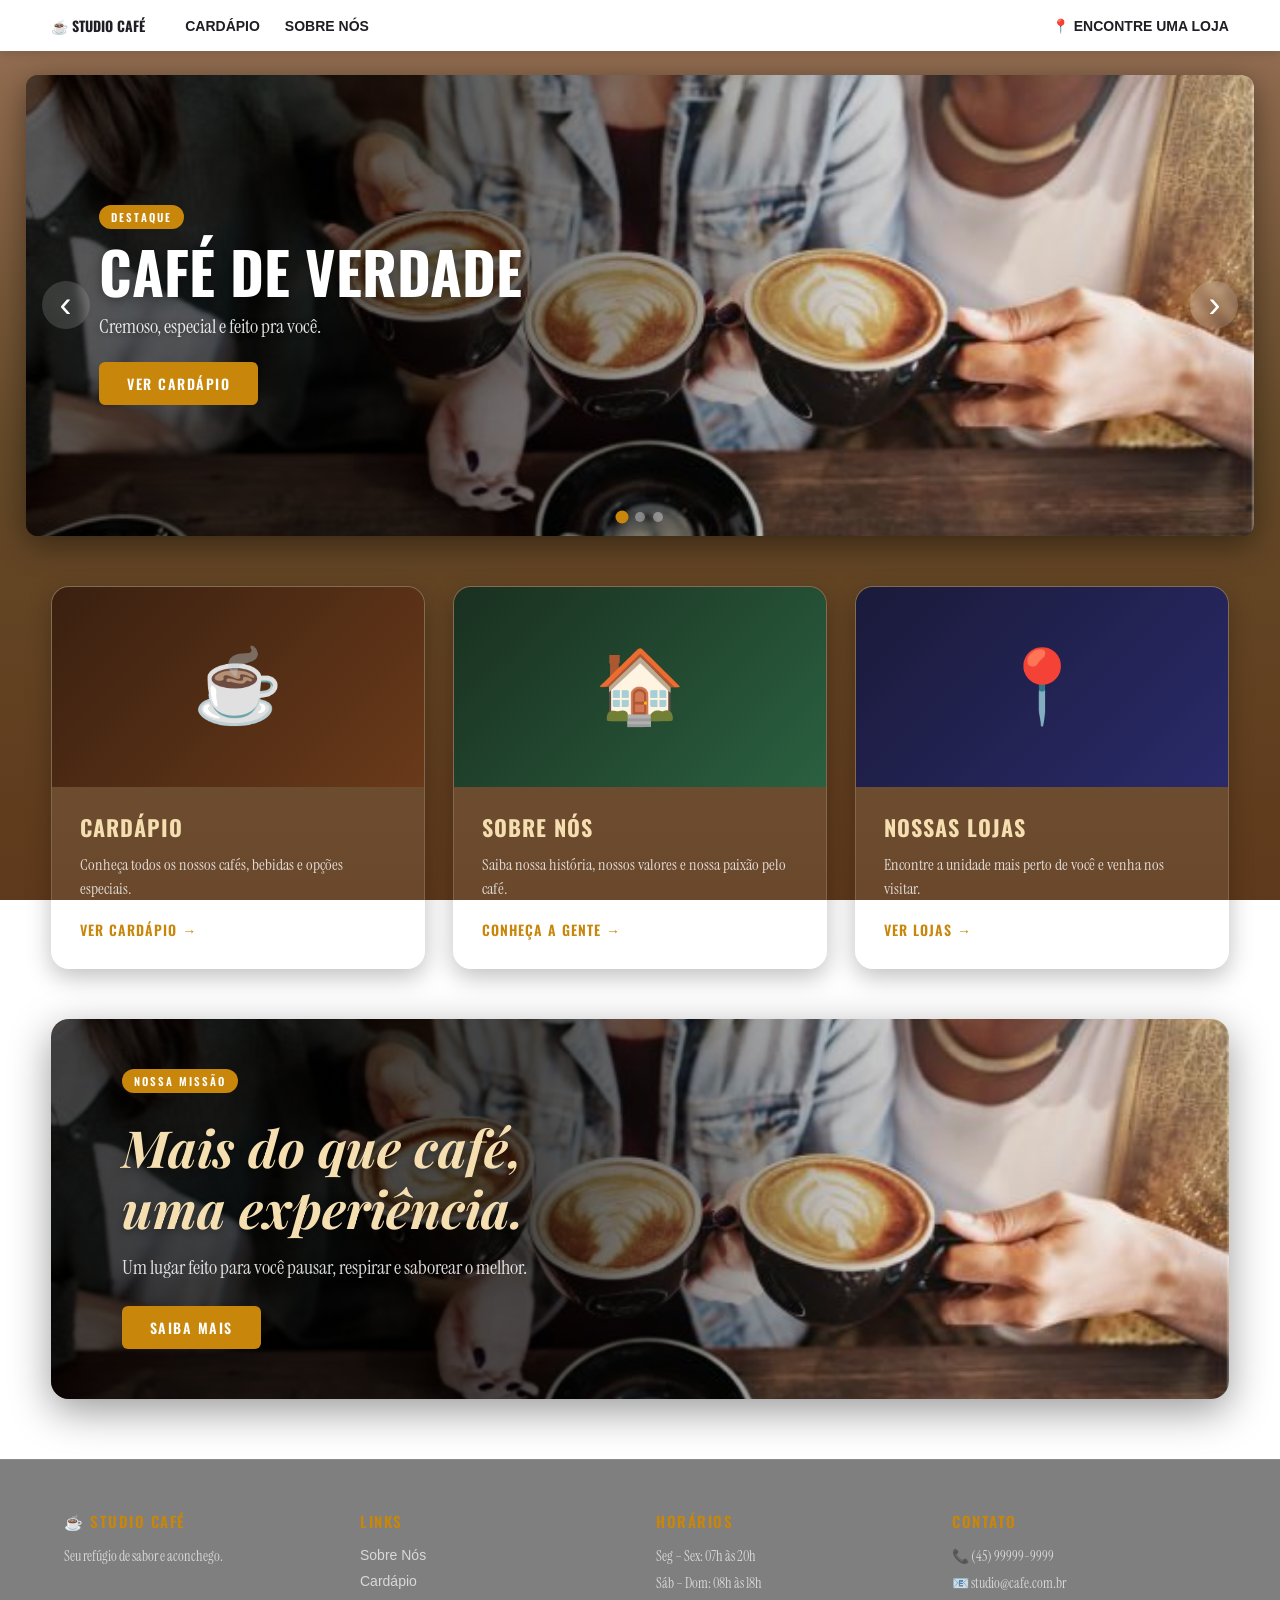
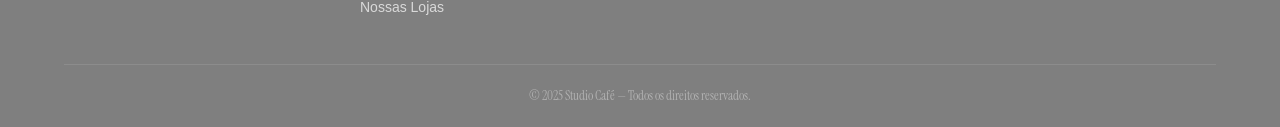
<file: Projeto Site Prof/index.html>
<!DOCTYPE html>
<html lang="pt-br">
<head>
    <meta charset="UTF-8">
    <meta name="viewport" content="width=device-width, initial-scale=1.0">
    <title>Studio Café</title>
    <link rel="stylesheet" href="style.css">
</head>
<body>

    <!-- ===== MENU ===== -->
    <header class="menu-principal">
        <div class="menu-esquerda">
            <a href="index.html" class="logo">☕ Studio Café</a>
            <nav class="links-navegacao">
                <a href="cardapio.html">Cardápio</a>
                <a href="sobre.html">Sobre Nós</a>
            </nav>
        </div>
        <div class="menu-direita">
            <a href="lojas.html" class="link-localizacao">
                <span>📍</span> Encontre uma Loja
            </a>
        </div>
    </header>

    <!-- ===== SLIDER ===== -->
    <section class="slider-section">
        <div class="slider-wrapper">
            <div class="slide active">
                <img src="como-abrir-empresa-cafeteria.jpg" alt="Studio Café" class="slide-img">
                <div class="slide-overlay">
                    <span class="slide-tag">Destaque</span>
                    <h2 class="slide-titulo">Café de Verdade</h2>
                    <p class="slide-subtitulo">Cremoso, especial e feito pra você.</p>
                    <a href="cardapio.html" class="slide-btn">Ver Cardápio</a>
                </div>
            </div>
            <div class="slide">
                <img src="043352ab29846c727182162f6b1c.jpg" alt="Cappucino" class="slide-img">
                <div class="slide-overlay">
                    <span class="slide-tag">Novidade</span>
                    <h2 class="slide-titulo">Cappucino Quentinho</h2>
                    <p class="slide-subtitulo">A Studio Café tem sua variedade!</p>
                    <a href="cardapio.html" class="slide-btn">Ver Cardápio</a>
                </div>
            </div>
            <div class="slide">
                <img src="milk shake.jpg" alt="Milk Shake" class="slide-img">
                <div class="slide-overlay">
                    <span class="slide-tag">Promoção</span>
                    <h2 class="slide-titulo">Para Alegrar Seus Filhos!</h2>
                    <p class="slide-subtitulo">Os três sabores mais favoritos.</p>
                    <a href="cardapio.html" class="slide-btn">Explorar</a>
                </div>
            </div>
        </div>
        <button class="slider-nav slider-nav--prev">&#8249;</button>
        <button class="slider-nav slider-nav--next">&#8250;</button>
        <div class="slider-dots">
            <button class="dot active" data-index="0"></button>
            <button class="dot" data-index="1"></button>
            <button class="dot" data-index="2"></button>
        </div>
    </section>

    <!-- ===== CARDS DE NAVEGAÇÃO (estilo Starbucks) ===== -->
    <section class="nav-cards">
        <a href="cardapio.html" class="nav-card">
            <!-- ESPAÇO PARA IMAGEM: coloque uma foto do cardápio aqui -->
            <div class="nav-card-img nav-card-img--placeholder">
                <span>☕</span>
            </div>
            <div class="nav-card-info">
                <h3>Cardápio</h3>
                <p>Conheça todos os nossos cafés, bebidas e opções especiais.</p>
                <span class="nav-card-btn">Ver Cardápio →</span>
            </div>
        </a>
        <a href="sobre.html" class="nav-card">
            <!-- ESPAÇO PARA IMAGEM: coloque uma foto do ambiente ou equipe -->
            <div class="nav-card-img nav-card-img--placeholder nav-card-img--2">
                <span>🏠</span>
            </div>
            <div class="nav-card-info">
                <h3>Sobre Nós</h3>
                <p>Saiba nossa história, nossos valores e nossa paixão pelo café.</p>
                <span class="nav-card-btn">Conheça a Gente →</span>
            </div>
        </a>
        <a href="lojas.html" class="nav-card">
            <!-- ESPAÇO PARA IMAGEM: coloque uma foto da fachada da loja -->
            <div class="nav-card-img nav-card-img--placeholder nav-card-img--3">
                <span>📍</span>
            </div>
            <div class="nav-card-info">
                <h3>Nossas Lojas</h3>
                <p>Encontre a unidade mais perto de você e venha nos visitar.</p>
                <span class="nav-card-btn">Ver Lojas →</span>
            </div>
        </a>
    </section>

    <!-- ===== BANNER DESTAQUE ===== -->
    <section class="banner-destaque">
        <!-- ESPAÇO PARA IMAGEM: imagem panorâmica do café ou ambiente -->
        <div class="banner-destaque-img">
            <img src="como-abrir-empresa-cafeteria.jpg" alt="Studio Café ambiente">
        </div>
        <div class="banner-destaque-texto">
            <span class="slide-tag">Nossa Missão</span>
            <h2>Mais do que café,<br>uma experiência.</h2>
            <p>Um lugar feito para você pausar, respirar e saborear o melhor.</p>
            <a href="sobre.html" class="slide-btn">Saiba Mais</a>
        </div>
    </section>

    <!-- ===== RODAPÉ ===== -->
    <footer class="rodape">
        <div class="rodape-conteudo">
            <div class="rodape-coluna">
                <h4>☕ Studio Café</h4>
                <p>Seu refúgio de sabor e aconchego.</p>
            </div>
            <div class="rodape-coluna">
                <h4>Links</h4>
                <ul>
                    <li><a href="sobre.html">Sobre Nós</a></li>
                    <li><a href="cardapio.html">Cardápio</a></li>
                    <li><a href="lojas.html">Nossas Lojas</a></li>
                </ul>
            </div>
            <div class="rodape-coluna">
                <h4>Horários</h4>
                <p>Seg – Sex: 07h às 20h</p>
                <p>Sáb – Dom: 08h às 18h</p>
            </div>
            <div class="rodape-coluna">
                <h4>Contato</h4>
                <p>📞 (45) 99999-9999</p>
                <p>📧 studio@cafe.com.br</p>
            </div>
        </div>
        <div class="rodape-base">
            <p>© 2025 Studio Café — Todos os direitos reservados.</p>
        </div>
    </footer>

</body>
<script>
    const slides = document.querySelectorAll('.slide');
    const dots = document.querySelectorAll('.dot');
    let current = 0, timer;
    function goTo(i) {
        slides[current].classList.remove('active'); dots[current].classList.remove('active');
        current = (i + slides.length) % slides.length;
        slides[current].classList.add('active'); dots[current].classList.add('active');
    }
    function next() { goTo(current + 1); }
    function prev() { goTo(current - 1); }
    function startAuto() { clearInterval(timer); timer = setInterval(next, 5000); }
    document.querySelector('.slider-nav--next').addEventListener('click', () => { next(); startAuto(); });
    document.querySelector('.slider-nav--prev').addEventListener('click', () => { prev(); startAuto(); });
    dots.forEach(d => d.addEventListener('click', () => { goTo(+d.dataset.index); startAuto(); }));
    startAuto();
</script>
</html>
</file>
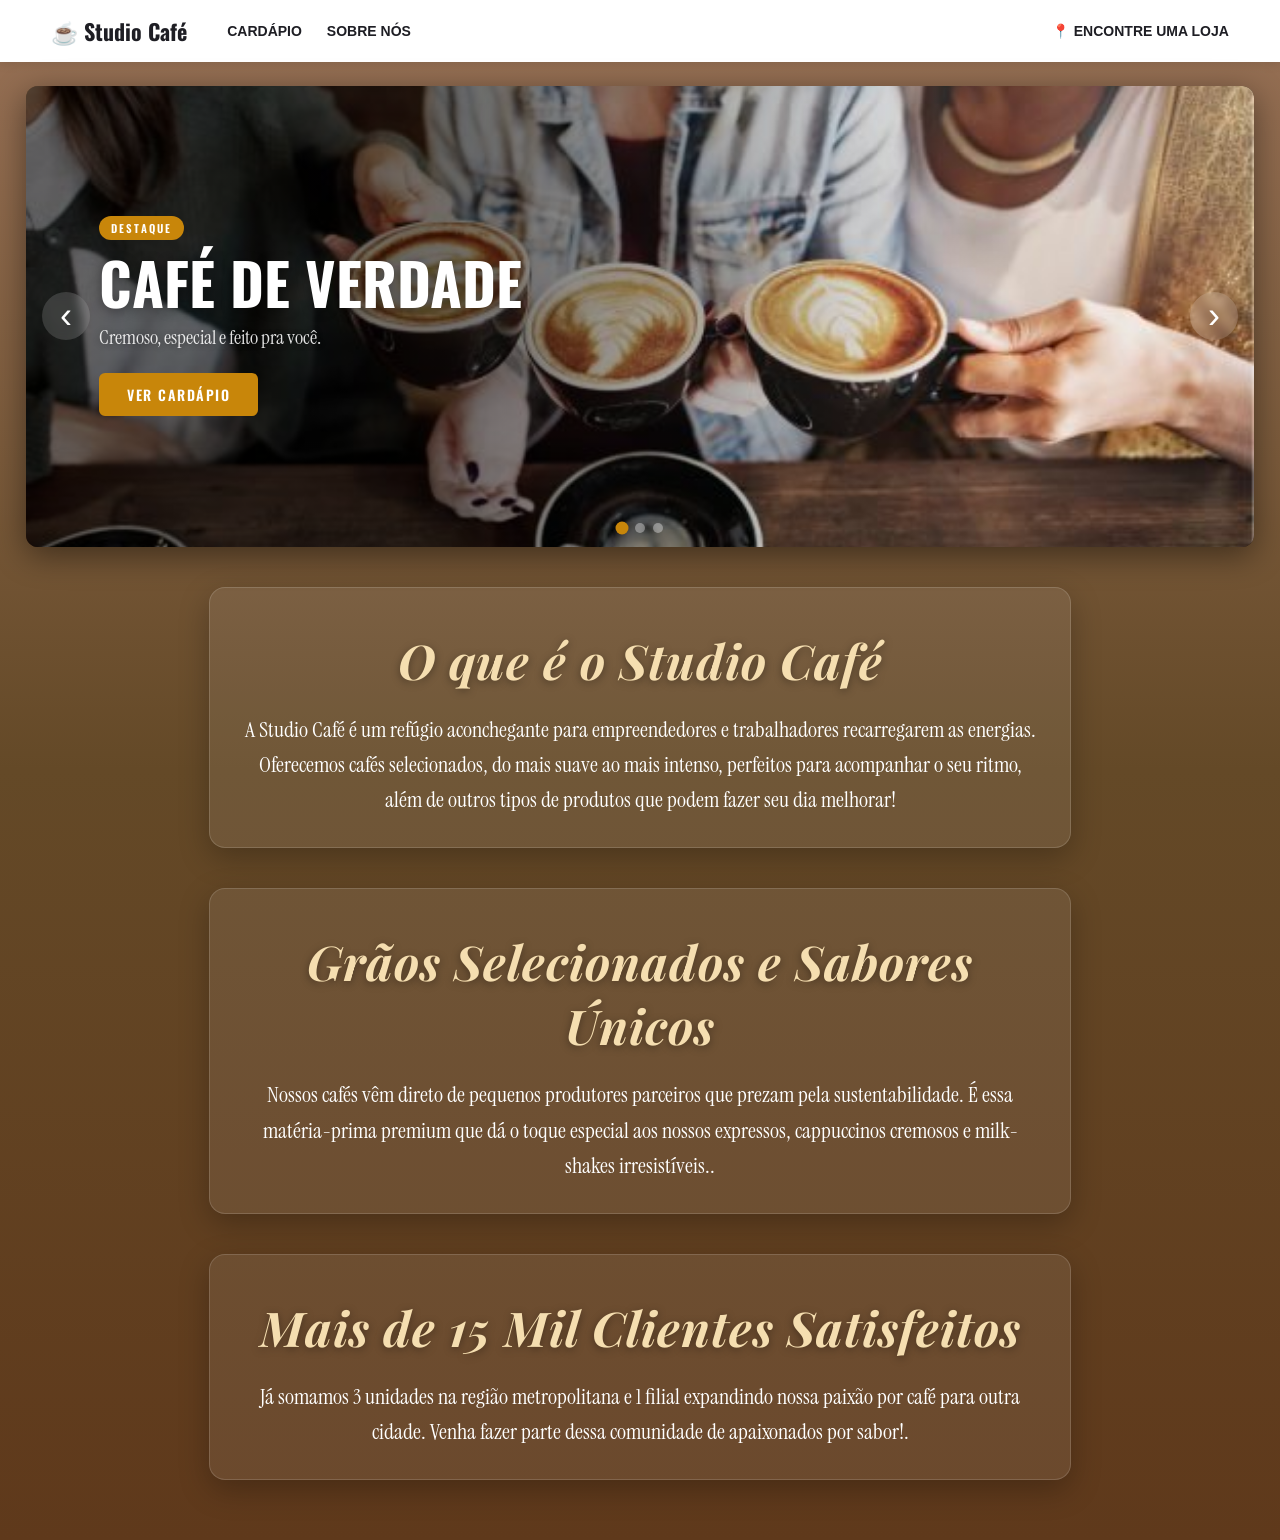
<file: Site-Cafeteria.-main/Projeto Site Prof/index.html>
<!DOCTYPE html>
<html lang="pt-br">

<head>
    <meta charset="UTF-8">
    <meta name="viewport" content="width=device-width, initial-scale=1.0">
    <title>Studio Café</title>
    <link rel="stylesheet" href="style.css">
</head>

<body>

    <header class="menu-principal">
        <div class="menu-esquerda">
            <div class="logo">☕ Studio Café</div>
            <nav class="links-navegacao">
                <a href="#cardapio">Cardápio</a>
                <a href="#sobre">Sobre Nós</a>
            </nav>
        </div>

        <div class="menu-direita">
            <a href="#localizacao" class="link-localizacao">
                <span class="icone-pino">📍</span> Encontre uma Loja
            </a>
        </div>
    </header>

    <!-- ===================== SLIDER DE PROMOÇÕES ===================== -->
    <section class="slider-section">
        <div class="slider-wrapper">

            <!-- Slide 1 — imagem principal do seu site -->
            <div class="slide active">
                <img src="como-abrir-empresa-cafeteria.jpg" alt="Studio Café — Promoção" class="slide-img">
                <div class="slide-overlay">
                    <span class="slide-tag">Destaque</span>
                    <h2 class="slide-titulo">Café de Verdade</h2>
                    <p class="slide-subtitulo">Cremoso, especial e feito pra você.</p>
                    <a href="#cardapio" class="slide-btn">Ver Cardápio</a>
                </div>
            </div>

            <!-- Slide 2 -->
            <div class="slide">
                <img src="043352ab29846c727182162f6b1c.jpg" alt="Cappucino" class="slide-img">
                <div class="slide-overlay">
                    <span class="slide-tag">Novidade</span>
                    <h2 class="slide-titulo">Cappucino Quentinho</h2>
                    <p class="slide-subtitulo">A studio café tem sua variedade!</p>
                    <a href="#cardapio" class="slide-btn">Ver Cardápio</a>
                </div>
            </div>

            <!-- Slide 3 -->
            <div class="slide">
                <img src="milk shake.jpg" alt="milk shake" class="slide-img">
                <div class="slide-overlay">
                    <span class="slide-tag">Promoção</span>
                    <h2 class="slide-titulo">Para alegrar seus filhos!</h2>
                    <p class="slide-subtitulo">Os três sabores mais favoritos</p>
                    <a href="#cardapio" class="slide-btn">Explorar</a>
                </div>
            </div>

        </div><!-- /.slider-wrapper -->

        <!-- Botões de navegação -->
        <button class="slider-nav slider-nav--prev" aria-label="Slide anterior">&#8249;</button>
        <button class="slider-nav slider-nav--next" aria-label="Próximo slide">&#8250;</button>

        <!-- Dots indicadores -->
        <div class="slider-dots">
            <button class="dot active" data-index="0" aria-label="Ir para slide 1"></button>
            <button class="dot" data-index="1" aria-label="Ir para slide 2"></button>
            <button class="dot" data-index="2" aria-label="Ir para slide 3"></button>
        </div>

    </section>
    <!-- =================== FIM SLIDER =================== -->

    <div class="cartao-conteudo">
        <h1>O que é o Studio Café</h1>
        <p> A Studio Café é um refúgio aconchegante para empreendedores e trabalhadores recarregarem as energias.
            Oferecemos cafés selecionados, do mais suave ao mais intenso, perfeitos para acompanhar o seu ritmo, além de
            outros tipos de
            produtos que podem fazer seu dia melhorar!</p>
    </div>

    <!-- ===================== BLOCOS EXTRAS ===================== -->
    <!-- Bloco 2 — preencha com o próximo assunto -->
    <div class="cartao-conteudo">
        <h1>Grãos Selecionados e Sabores Únicos</h1>
        <p>Nossos cafés vêm direto de pequenos produtores parceiros que prezam pela sustentabilidade. É essa
            matéria-prima premium que dá o toque especial aos nossos expressos, cappuccinos cremosos e milk-shakes
            irresistíveis..</p>
    </div>

    <!-- Bloco 3 — preencha com o próximo assunto -->
    <div class="cartao-conteudo">
        <h1>Mais de 15 Mil Clientes Satisfeitos</h1>
        <p>Já somamos 3 unidades na região metropolitana e 1 filial expandindo nossa paixão por café para outra cidade.
            Venha fazer parte dessa comunidade de apaixonados por sabor!.</p>
    </div>

    <!-- ================== FIM BLOCOS EXTRAS ================== -->

</body>

<!-- ===================== SCRIPT DO SLIDER ===================== -->
<script>
    const slides = document.querySelectorAll('.slide');
    const dots = document.querySelectorAll('.dot');
    let current = 0;
    let timer;

    function goTo(index) {
        slides[current].classList.remove('active');
        dots[current].classList.remove('active');
        current = (index + slides.length) % slides.length;
        slides[current].classList.add('active');
        dots[current].classList.add('active');
    }

    function next() { goTo(current + 1); }
    function prev() { goTo(current - 1); }

    function startAuto() {
        clearInterval(timer);
        timer = setInterval(next, 5000);
    }

    document.querySelector('.slider-nav--next').addEventListener('click', () => { next(); startAuto(); });
    document.querySelector('.slider-nav--prev').addEventListener('click', () => { prev(); startAuto(); });

    dots.forEach(dot => {
        dot.addEventListener('click', () => {
            goTo(parseInt(dot.dataset.index));
            startAuto();
        });
    });

    startAuto();
</script>

</html>
</file>
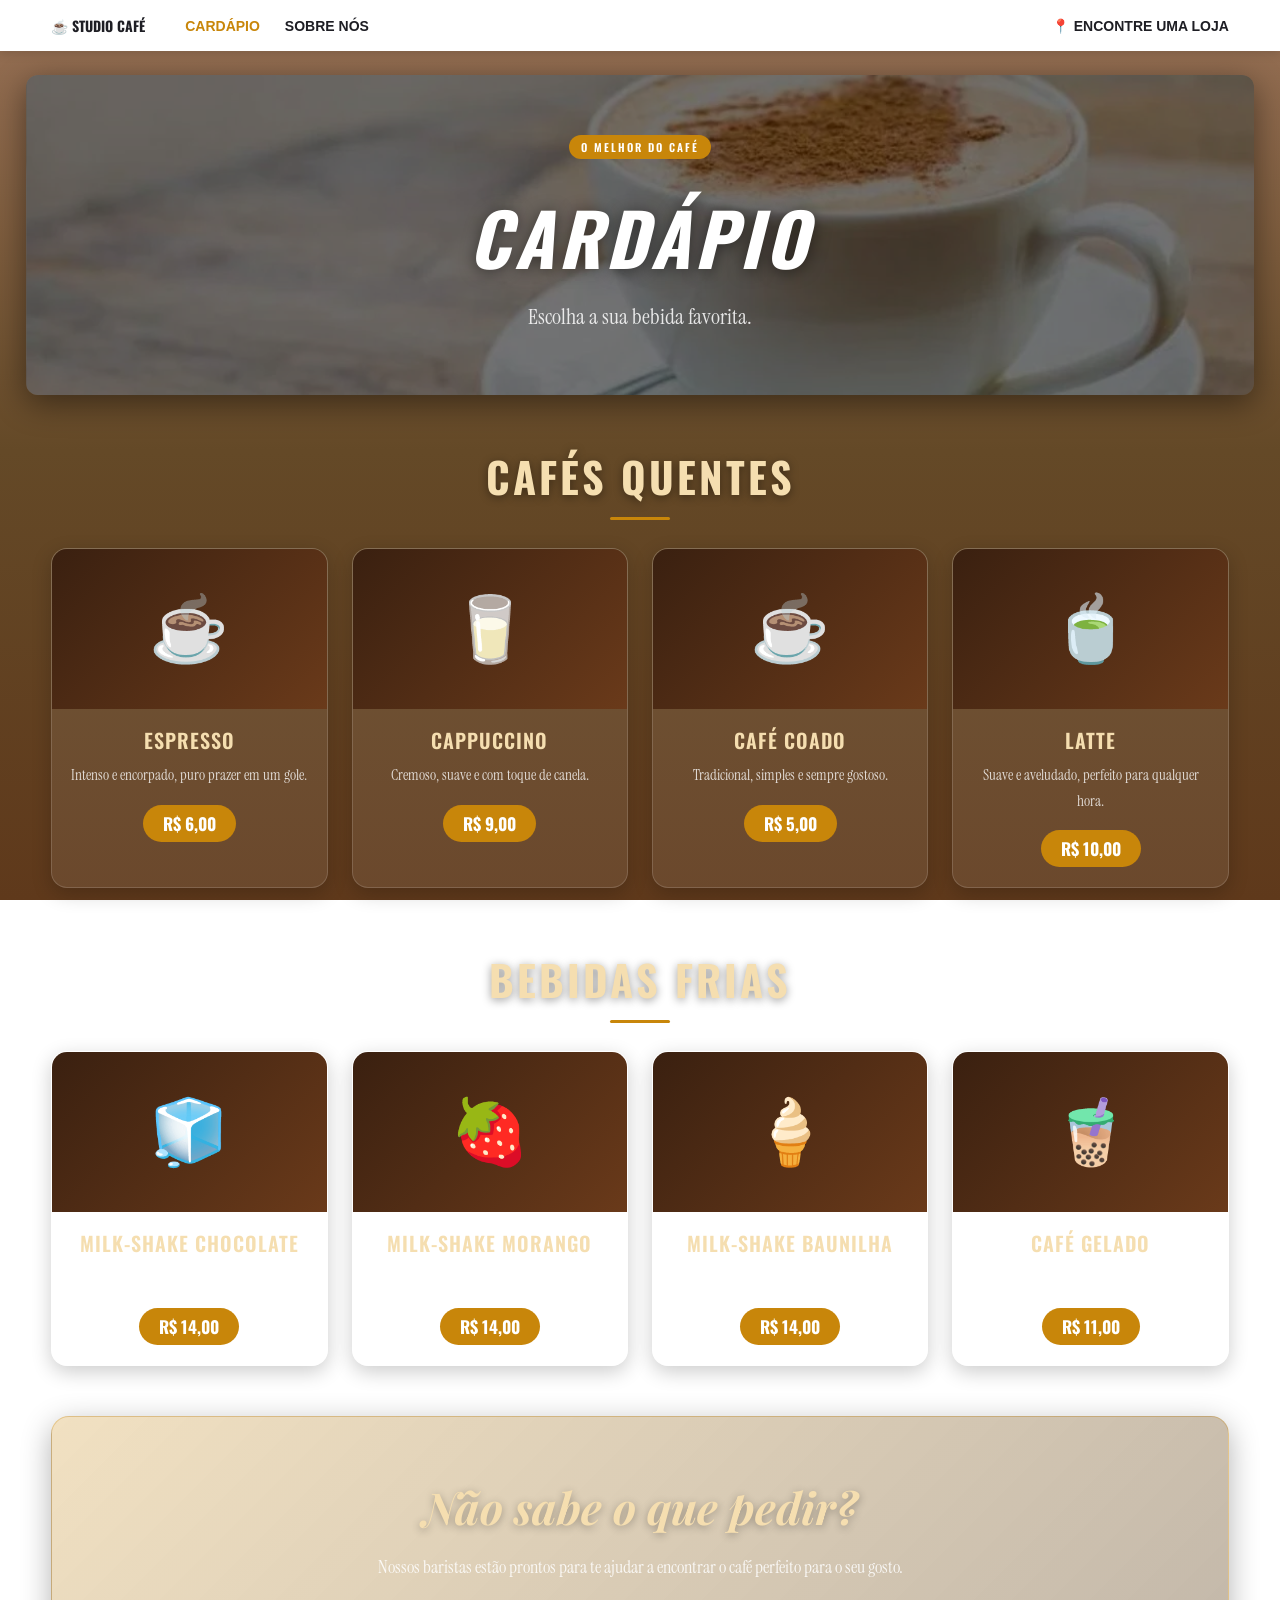
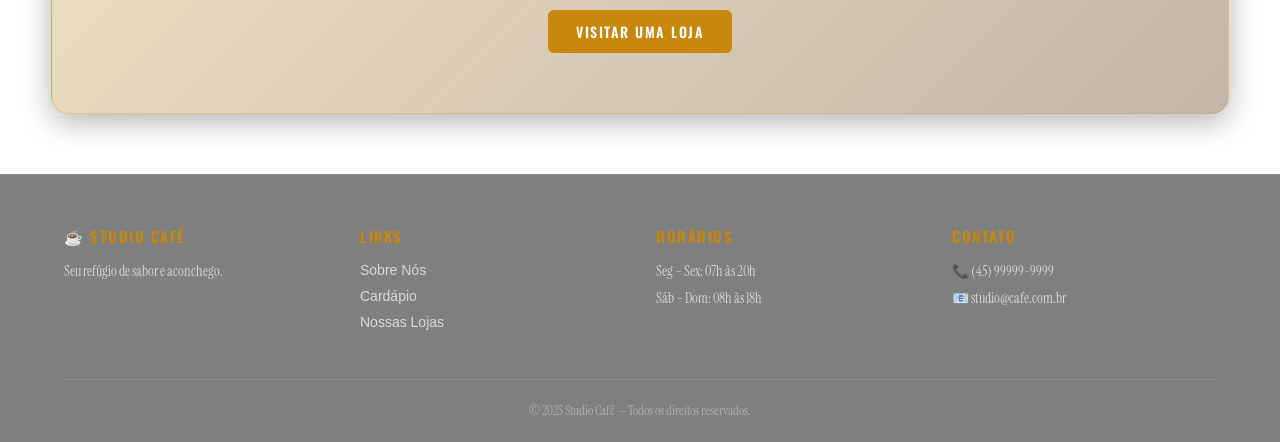
<file: Projeto Site Prof/cardapio.html>
<!DOCTYPE html>
<html lang="pt-br">
<head>
    <meta charset="UTF-8">
    <meta name="viewport" content="width=device-width, initial-scale=1.0">
    <title>Cardápio — Studio Café</title>
    <link rel="stylesheet" href="style.css">
</head>
<body>

    <header class="menu-principal">
        <div class="menu-esquerda">
            <a href="index.html" class="logo">☕ Studio Café</a>
            <nav class="links-navegacao">
                <a href="cardapio.html" class="ativo">Cardápio</a>
                <a href="sobre.html">Sobre Nós</a>
            </nav>
        </div>
        <div class="menu-direita">
            <a href="lojas.html" class="link-localizacao"><span>📍</span> Encontre uma Loja</a>
        </div>
    </header>

    <!-- HERO -->
    <section class="pagina-hero">
        <div class="pagina-hero-bg" style="background-image: url('043352ab29846c727182162f6b1c.jpg');"></div>
        <div class="pagina-hero-overlay">
            <span class="slide-tag">O Melhor do Café</span>
            <h1 class="pagina-hero-titulo">Cardápio</h1>
            <p class="pagina-hero-sub">Escolha a sua bebida favorita.</p>
        </div>
    </section>

    <!-- CAFÉS QUENTES -->
    <section class="secao-titulo" style="margin-top:50px;">
        <h2 class="titulo-secao">Cafés Quentes</h2>
    </section>

    <div class="cardapio-grid">
        <div class="cardapio-item">
            <!-- ESPAÇO PARA IMAGEM: foto do espresso -->
            <div class="cardapio-img-placeholder">☕</div>
            <h3>Espresso</h3>
            <p>Intenso e encorpado, puro prazer em um gole.</p>
            <span class="cardapio-preco">R$ 6,00</span>
        </div>
        <div class="cardapio-item">
            <div class="cardapio-img-placeholder">🥛</div>
            <h3>Cappuccino</h3>
            <p>Cremoso, suave e com toque de canela.</p>
            <span class="cardapio-preco">R$ 9,00</span>
        </div>
        <div class="cardapio-item">
            <div class="cardapio-img-placeholder">☕</div>
            <h3>Café Coado</h3>
            <p>Tradicional, simples e sempre gostoso.</p>
            <span class="cardapio-preco">R$ 5,00</span>
        </div>
        <div class="cardapio-item">
            <div class="cardapio-img-placeholder">🍵</div>
            <h3>Latte</h3>
            <p>Suave e aveludado, perfeito para qualquer hora.</p>
            <span class="cardapio-preco">R$ 10,00</span>
        </div>
    </div>

    <!-- BEBIDAS FRIAS -->
    <section class="secao-titulo">
        <h2 class="titulo-secao">Bebidas Frias</h2>
    </section>

    <div class="cardapio-grid">
        <div class="cardapio-item">
            <!-- ESPAÇO PARA IMAGEM: foto do milk shake -->
            <div class="cardapio-img-placeholder">🧊</div>
            <h3>Milk-shake Chocolate</h3>
            <p>Denso, cremoso e irresistível.</p>
            <span class="cardapio-preco">R$ 14,00</span>
        </div>
        <div class="cardapio-item">
            <div class="cardapio-img-placeholder">🍓</div>
            <h3>Milk-shake Morango</h3>
            <p>Refrescante e cheio de sabor.</p>
            <span class="cardapio-preco">R$ 14,00</span>
        </div>
        <div class="cardapio-item">
            <div class="cardapio-img-placeholder">🍦</div>
            <h3>Milk-shake Baunilha</h3>
            <p>Clássico e delicioso, do jeito certo.</p>
            <span class="cardapio-preco">R$ 14,00</span>
        </div>
        <div class="cardapio-item">
            <div class="cardapio-img-placeholder">🧋</div>
            <h3>Café Gelado</h3>
            <p>Espresso sobre gelo com leite cremoso.</p>
            <span class="cardapio-preco">R$ 11,00</span>
        </div>
    </div>

    <!-- BANNER CHAMADA -->
    <section class="banner-chamada">
        <!-- ESPAÇO PARA IMAGEM: foto ampla de produtos do cardápio -->
        <div class="banner-chamada-inner">
            <h2>Não sabe o que pedir?</h2>
            <p>Nossos baristas estão prontos para te ajudar a encontrar o café perfeito para o seu gosto.</p>
            <a href="lojas.html" class="slide-btn">Visitar uma Loja</a>
        </div>
    </section>

    <footer class="rodape">
        <div class="rodape-conteudo">
            <div class="rodape-coluna"><h4>☕ Studio Café</h4><p>Seu refúgio de sabor e aconchego.</p></div>
            <div class="rodape-coluna"><h4>Links</h4><ul><li><a href="sobre.html">Sobre Nós</a></li><li><a href="cardapio.html">Cardápio</a></li><li><a href="lojas.html">Nossas Lojas</a></li></ul></div>
            <div class="rodape-coluna"><h4>Horários</h4><p>Seg – Sex: 07h às 20h</p><p>Sáb – Dom: 08h às 18h</p></div>
            <div class="rodape-coluna"><h4>Contato</h4><p>📞 (45) 99999-9999</p><p>📧 studio@cafe.com.br</p></div>
        </div>
        <div class="rodape-base"><p>© 2025 Studio Café — Todos os direitos reservados.</p></div>
    </footer>

</body>
</html>
</file>
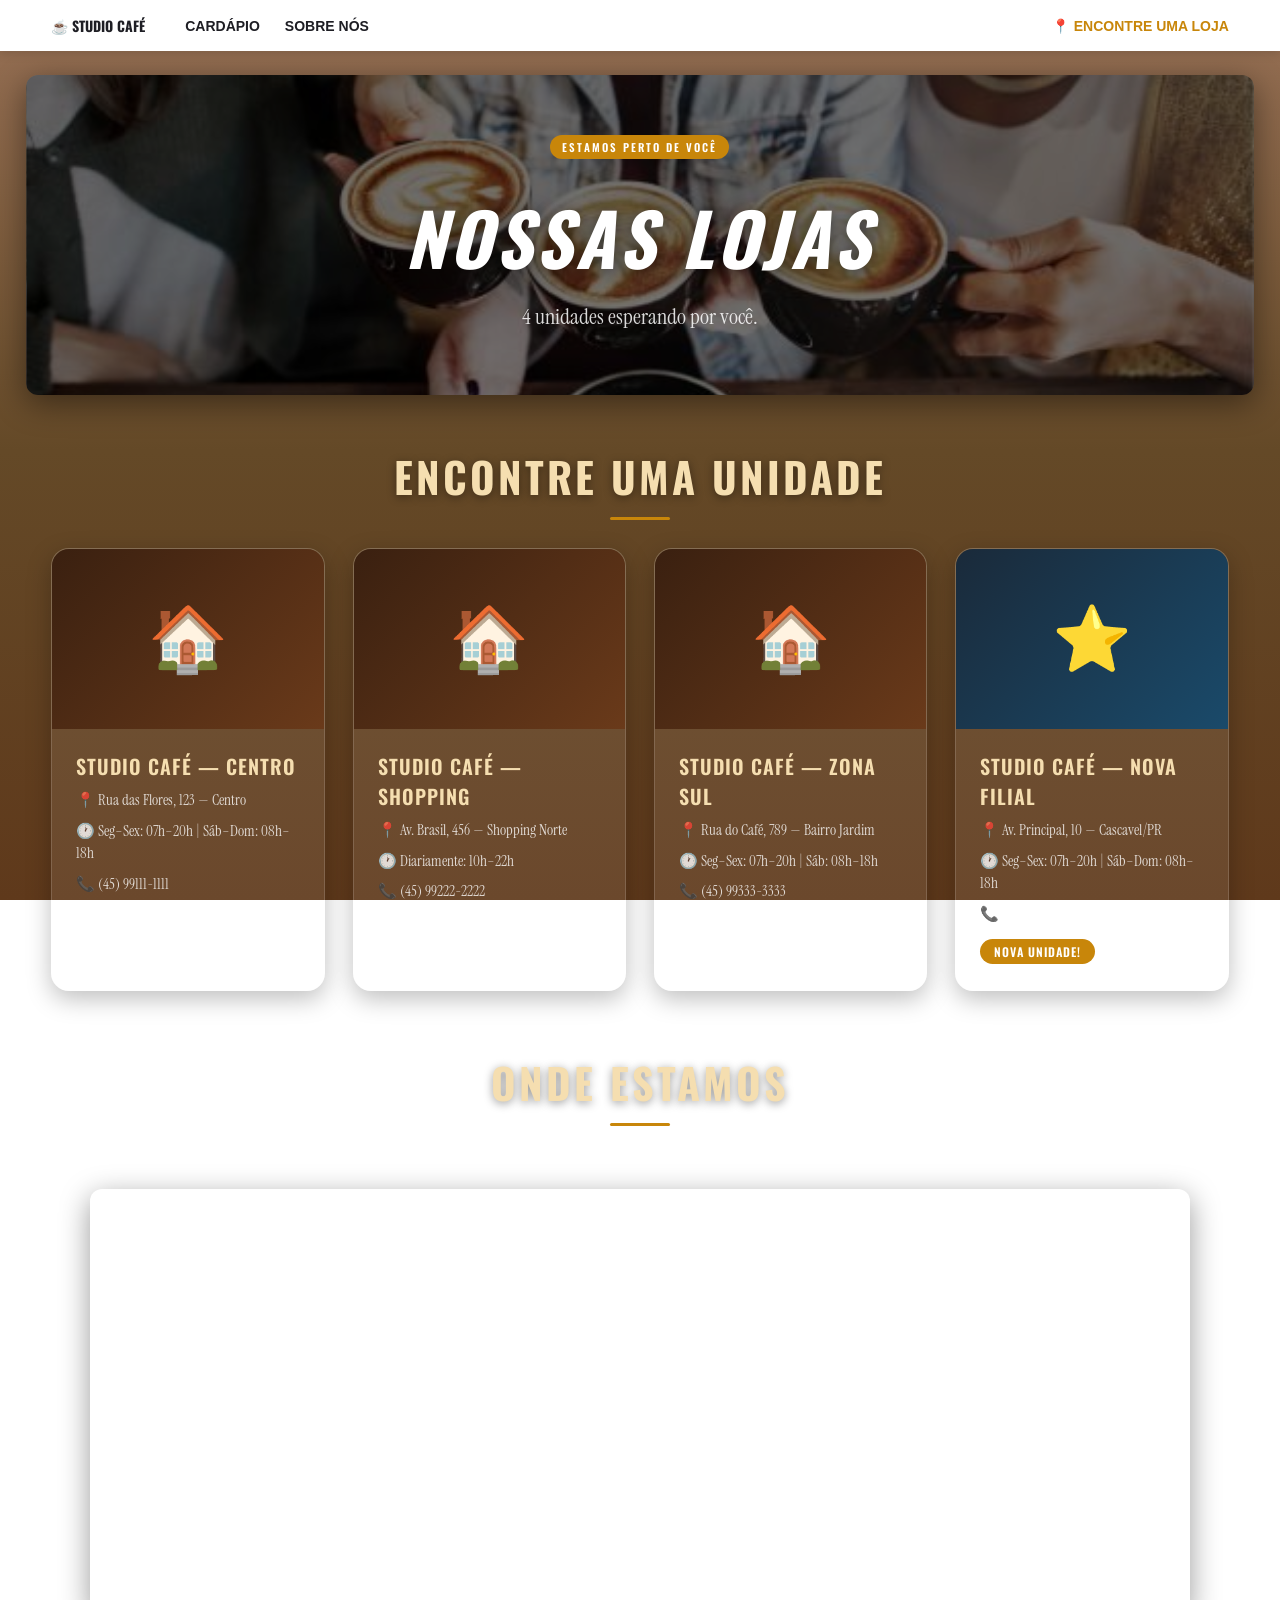
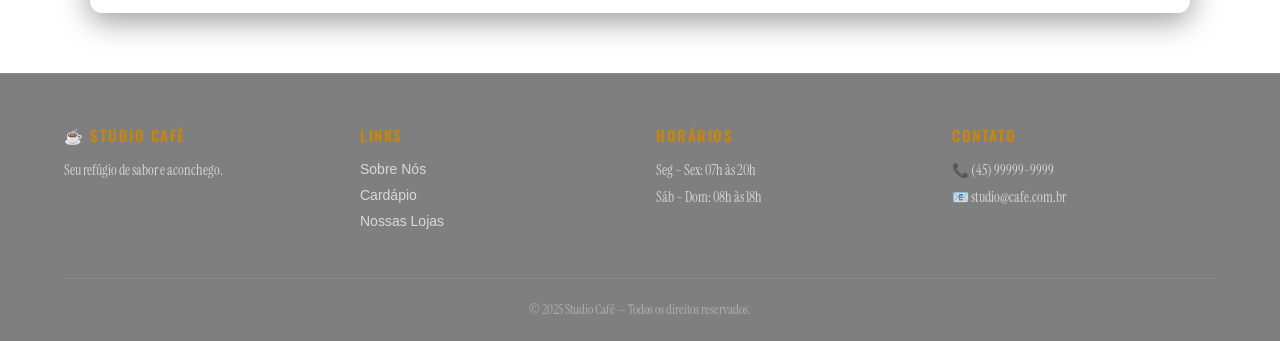
<file: Projeto Site Prof/lojas.html>
<!DOCTYPE html>
<html lang="pt-br">
<head>
    <meta charset="UTF-8">
    <meta name="viewport" content="width=device-width, initial-scale=1.0">
    <title>Nossas Lojas — Studio Café</title>
    <link rel="stylesheet" href="style.css">
</head>
<body>

    <header class="menu-principal">
        <div class="menu-esquerda">
            <a href="index.html" class="logo">☕ Studio Café</a>
            <nav class="links-navegacao">
                <a href="cardapio.html">Cardápio</a>
                <a href="sobre.html">Sobre Nós</a>
            </nav>
        </div>
        <div class="menu-direita">
            <a href="lojas.html" class="link-localizacao ativo"><span>📍</span> Encontre uma Loja</a>
        </div>
    </header>

    <!-- HERO -->
    <section class="pagina-hero">
        <div class="pagina-hero-bg" style="background-image: url('como-abrir-empresa-cafeteria.jpg');"></div>
        <div class="pagina-hero-overlay">
            <span class="slide-tag">Estamos Perto de Você</span>
            <h1 class="pagina-hero-titulo">Nossas Lojas</h1>
            <p class="pagina-hero-sub">4 unidades esperando por você.</p>
        </div>
    </section>

    <!-- CARDS DAS LOJAS -->
    <section class="secao-titulo" style="margin-top:50px;">
        <h2 class="titulo-secao">Encontre uma Unidade</h2>
    </section>

    <div class="lojas-grid">
        <div class="loja-card">
            <!-- ESPAÇO PARA IMAGEM: foto da fachada da loja 1 -->
            <div class="loja-img-placeholder">🏠</div>
            <div class="loja-info">
                <h3>Studio Café — Centro</h3>
                <p>📍 Rua das Flores, 123 — Centro</p>
                <p>🕐 Seg–Sex: 07h–20h | Sáb–Dom: 08h–18h</p>
                <p>📞 (45) 99111-1111</p>
            </div>
        </div>
        <div class="loja-card">
            <div class="loja-img-placeholder">🏠</div>
            <div class="loja-info">
                <h3>Studio Café — Shopping</h3>
                <p>📍 Av. Brasil, 456 — Shopping Norte</p>
                <p>🕐 Diariamente: 10h–22h</p>
                <p>📞 (45) 99222-2222</p>
            </div>
        </div>
        <div class="loja-card">
            <div class="loja-img-placeholder">🏠</div>
            <div class="loja-info">
                <h3>Studio Café — Zona Sul</h3>
                <p>📍 Rua do Café, 789 — Bairro Jardim</p>
                <p>🕐 Seg–Sex: 07h–20h | Sáb: 08h–18h</p>
                <p>📞 (45) 99333-3333</p>
            </div>
        </div>
        <div class="loja-card">
            <!-- ESPAÇO PARA IMAGEM: foto da filial nova em outra cidade -->
            <div class="loja-img-placeholder loja-nova">⭐</div>
            <div class="loja-info">
                <h3>Studio Café — Nova Filial</h3>
                <p>📍 Av. Principal, 10 — Cascavel/PR</p>
                <p>🕐 Seg–Sex: 07h–20h | Sáb–Dom: 08h–18h</p>
                <p>📞 (45) 99444-4444</p>
                <span class="badge-novo">Nova Unidade!</span>
            </div>
        </div>
    </div>

    <!-- MAPA -->
    <section class="secao-titulo">
        <h2 class="titulo-secao">Onde Estamos</h2>
        <p class="subtitulo-secao">Foz do Iguaçu e região</p>
    </section>

    <div class="conteudo-externo">
        <iframe
            src="https://www.google.com/maps/embed?pb=!1m18!1m12!1m3!1d114744.75!2d-54.6319!3d-25.5161!2m3!1f0!2f0!3f0!3m2!1i1024!2i768!4f13.1!3m3!1m2!1s0x94f693be6d58c0ed%3A0x7d0a9e9e7a26b1b1!2sFoz%20do%20Igua%C3%A7u%2C%20PR!5e0!3m2!1spt-BR!2sbr!4v1700000000000"
            width="100%" height="420" style="border:0; border-radius:12px;"
            allowfullscreen="" loading="lazy" referrerpolicy="no-referrer-when-downgrade"></iframe>
    </div>

    <footer class="rodape">
        <div class="rodape-conteudo">
            <div class="rodape-coluna"><h4>☕ Studio Café</h4><p>Seu refúgio de sabor e aconchego.</p></div>
            <div class="rodape-coluna"><h4>Links</h4><ul><li><a href="sobre.html">Sobre Nós</a></li><li><a href="cardapio.html">Cardápio</a></li><li><a href="lojas.html">Nossas Lojas</a></li></ul></div>
            <div class="rodape-coluna"><h4>Horários</h4><p>Seg – Sex: 07h às 20h</p><p>Sáb – Dom: 08h às 18h</p></div>
            <div class="rodape-coluna"><h4>Contato</h4><p>📞 (45) 99999-9999</p><p>📧 studio@cafe.com.br</p></div>
        </div>
        <div class="rodape-base"><p>© 2025 Studio Café — Todos os direitos reservados.</p></div>
    </footer>

</body>
</html>
</file>
<file: Projeto Site Prof/style.css>
@import url('https://fonts.googleapis.com/css2?family=Oswald:wght@200..700&display=swap');
@import url('https://fonts.googleapis.com/css2?family=Instrument+Serif:ital@0;1&family=Oswald:wght@200..700&display=swap');
@import url('https://fonts.googleapis.com/css2?family=Playfair+Display:ital,wght@0,400;0,700;1,400&display=swap');

* { box-sizing: border-box; }

body {
    background-image: linear-gradient(#987156, #644927, #5f391b);
    background-attachment: fixed;
    color: white;
    min-height: 100vh;
    margin: 0; padding: 0;
    font-family: Arial, sans-serif;
}

/* ===== MENU ===== */
.menu-principal {
    display: flex;
    justify-content: space-between;
    align-items: center;
    background-color: #fff;
    padding: 15px 4%;
    box-shadow: 0 2px 10px rgba(0,0,0,0.15);
    position: sticky; top: 0; z-index: 100;
}
.menu-esquerda { display: flex; align-items: center; gap: 40px; }
.logo {
    font-family: 'Oswald', sans-serif;
    font-size: 22px; font-weight: bold;
    color: #1e1e24; text-decoration: none;
}
.links-navegacao { display: flex; gap: 25px; }
.menu-principal a {
    text-decoration: none; color: #1e1e24;
    font-weight: bold; font-size: 14px;
    text-transform: uppercase;
    transition: color 0.2s ease;
}
.menu-principal a:hover, .menu-principal a.ativo { color: #c8860a; }
.link-localizacao { display: flex; align-items: center; gap: 5px; }

/* ===== SLIDER ===== */
.slider-section {
    position: relative; width: 96%; max-width: 1400px;
    margin: 24px auto 0; border-radius: 12px; overflow: hidden;
    background: #2a1a0a; box-shadow: 0 8px 32px rgba(0,0,0,0.45);
}
.slider-wrapper { position: relative; width: 100%; aspect-ratio: 16/6; min-height: 260px; }
.slide { position: absolute; inset: 0; opacity: 0; transition: opacity 0.6s ease; pointer-events: none; }
.slide.active { opacity: 1; pointer-events: auto; }
.slide-img { width: 100%; height: 100%; object-fit: cover; display: block; }
.slide-overlay {
    position: absolute; inset: 0;
    display: flex; flex-direction: column; justify-content: center;
    padding: 0 6%;
    background: linear-gradient(90deg, rgba(0,0,0,0.6) 35%, transparent 80%);
}
.slide-tag {
    display: inline-block; background: #c8860a; color: #fff;
    font-family: 'Oswald', sans-serif; font-size: 11px; font-weight: 600;
    letter-spacing: 2px; text-transform: uppercase;
    padding: 4px 12px; border-radius: 20px; margin-bottom: 12px; width: fit-content;
}
.slide-titulo {
    font-family: 'Oswald', sans-serif; font-size: clamp(28px,5vw,58px);
    font-weight: 700; color: #fff; line-height: 1.05;
    margin: 0 0 10px; text-shadow: 0 2px 12px rgba(0,0,0,0.4); text-transform: uppercase;
}
.slide-subtitulo {
    font-family: 'Instrument Serif', serif; font-size: clamp(13px,2vw,20px);
    color: rgba(255,255,255,0.88); margin: 0 0 22px;
    text-shadow: 0 1px 6px rgba(0,0,0,0.4); text-align: left; line-height: 1.4;
}
.slide-btn {
    display: inline-block; background: #c8860a; color: #fff;
    font-family: 'Oswald', sans-serif; font-size: 14px; font-weight: 600;
    letter-spacing: 1.5px; text-transform: uppercase; text-decoration: none;
    padding: 11px 28px; border-radius: 6px; width: fit-content;
    transition: background 0.2s ease, transform 0.15s ease;
}
.slide-btn:hover { background: #a86d08; transform: translateY(-2px); }
.slider-nav {
    position: absolute; top: 50%; transform: translateY(-50%);
    background: rgba(255,255,255,0.15); border: none; color: #fff;
    font-size: 36px; width: 48px; height: 48px; border-radius: 50%;
    cursor: pointer; display: flex; align-items: center; justify-content: center;
    backdrop-filter: blur(4px); transition: background 0.2s ease, transform 0.15s ease; z-index: 10;
}
.slider-nav:hover { background: rgba(200,134,10,0.75); transform: translateY(-50%) scale(1.08); }
.slider-nav--prev { left: 16px; } .slider-nav--next { right: 16px; }
.slider-dots {
    position: absolute; bottom: 14px; left: 50%; transform: translateX(-50%);
    display: flex; gap: 8px; z-index: 10;
}
.dot {
    width: 10px; height: 10px; border-radius: 50%;
    background: rgba(255,255,255,0.35); border: none; cursor: pointer;
    transition: background 0.25s ease, transform 0.2s ease; padding: 0;
}
.dot.active { background: #c8860a; transform: scale(1.3); }
.dot:hover { background: rgba(200,134,10,0.7); }

/* ===== CARDS DE NAVEGAÇÃO (index) ===== */
.nav-cards {
    display: grid;
    grid-template-columns: repeat(auto-fit, minmax(280px, 1fr));
    gap: 28px;
    width: 92%; max-width: 1200px;
    margin: 50px auto;
}
.nav-card {
    background: rgba(255,255,255,0.08);
    border: 1px solid rgba(255,255,255,0.15);
    border-radius: 18px; overflow: hidden;
    text-decoration: none; color: inherit;
    transition: transform 0.3s ease, box-shadow 0.3s ease, background 0.3s ease;
    box-shadow: 0 8px 24px rgba(0,0,0,0.25);
    display: flex; flex-direction: column;
}
.nav-card:hover {
    transform: translateY(-8px);
    box-shadow: 0 20px 50px rgba(0,0,0,0.4);
    background: rgba(255,255,255,0.13);
}
.nav-card-img {
    width: 100%; height: 200px; overflow: hidden;
    display: flex; align-items: center; justify-content: center;
    font-size: 72px;
}
.nav-card-img img { width: 100%; height: 100%; object-fit: cover; transition: transform 0.4s ease; }
.nav-card:hover .nav-card-img img { transform: scale(1.06); }
.nav-card-img--placeholder { background: linear-gradient(135deg, #3a2010, #6a3a1a); }
.nav-card-img--2 { background: linear-gradient(135deg, #1a3020, #2a6040); }
.nav-card-img--3 { background: linear-gradient(135deg, #1a1a3a, #2a2a6a); }
.nav-card-info { padding: 24px 28px 28px; flex: 1; display: flex; flex-direction: column; gap: 10px; }
.nav-card-info h3 {
    font-family: 'Oswald', sans-serif; font-size: 22px;
    font-weight: 700; color: #f5deb0; text-transform: uppercase;
    letter-spacing: 1px; margin: 0;
}
.nav-card-info p { font-family: 'Instrument Serif', serif; font-size: 16px; color: rgba(255,255,255,0.8); margin: 0; line-height: 1.5; text-align: left; }
.nav-card-btn {
    display: inline-block; color: #c8860a;
    font-family: 'Oswald', sans-serif; font-size: 14px; font-weight: 600;
    letter-spacing: 1px; text-transform: uppercase; margin-top: 8px;
    transition: letter-spacing 0.2s ease;
}
.nav-card:hover .nav-card-btn { letter-spacing: 2px; }

/* ===== BANNER DESTAQUE (index) ===== */
.banner-destaque {
    position: relative; width: 92%; max-width: 1200px;
    margin: 0 auto 60px; border-radius: 18px; overflow: hidden;
    min-height: 380px; box-shadow: 0 12px 40px rgba(0,0,0,0.4);
}
.banner-destaque-img { position: absolute; inset: 0; }
.banner-destaque-img img { width: 100%; height: 100%; object-fit: cover; display: block; }
.banner-destaque-texto {
    position: relative; z-index: 2;
    background: linear-gradient(90deg, rgba(0,0,0,0.7) 40%, transparent 80%);
    height: 100%; min-height: 380px;
    display: flex; flex-direction: column; justify-content: center;
    padding: 0 6%;
}
.banner-destaque-texto h2 {
    font-family: 'Playfair Display', serif; font-style: italic;
    font-size: clamp(28px, 4vw, 52px); font-weight: 700;
    color: #f5deb0; margin: 12px 0; text-shadow: 0 2px 10px rgba(0,0,0,0.4);
    line-height: 1.2;
}
.banner-destaque-texto p {
    font-family: 'Instrument Serif', serif; font-size: clamp(14px, 2vw, 20px);
    color: rgba(255,255,255,0.85); margin: 0 0 24px; text-align: left; line-height: 1.5;
}

/* ===== HERO DAS PÁGINAS INTERNAS ===== */
.pagina-hero {
    position: relative; width: 96%; max-width: 1400px;
    margin: 24px auto 0; border-radius: 12px; overflow: hidden;
    height: 320px; box-shadow: 0 8px 32px rgba(0,0,0,0.45);
}
.pagina-hero-bg {
    position: absolute; inset: 0;
    background-size: cover; background-position: center;
    filter: brightness(0.45);
}
.pagina-hero-overlay {
    position: relative; z-index: 2;
    height: 100%; display: flex; flex-direction: column;
    justify-content: center; align-items: center; text-align: center; padding: 0 5%;
}
.pagina-hero-titulo {
    font-family: 'Oswald', sans-serif; font-size: clamp(36px,6vw,72px);
    font-weight: 700; color: #fff; text-transform: uppercase;
    letter-spacing: 4px; margin: 12px 0 8px;
    text-shadow: 0 2px 16px rgba(0,0,0,0.5);
}
.pagina-hero-sub {
    font-family: 'Instrument Serif', serif; font-size: clamp(14px,2vw,22px);
    color: rgba(255,255,255,0.85); margin: 0; text-align: center;
}

/* ===== SEÇÃO TÍTULO ===== */
.secao-titulo { text-align: center; margin: 60px auto 10px; padding: 0 20px; }
.titulo-secao {
    font-family: 'Oswald', sans-serif; font-size: clamp(26px,4vw,42px);
    font-weight: 700; color: #f5deb0; text-transform: uppercase;
    letter-spacing: 3px; margin: 0 0 8px;
    text-shadow: 0 2px 10px rgba(0,0,0,0.4);
}
.titulo-secao::after {
    content: ''; display: block; width: 60px; height: 3px;
    background: #c8860a; margin: 10px auto 0; border-radius: 2px;
}
.subtitulo-secao {
    font-family: 'Instrument Serif', serif; font-size: 18px;
    color: rgba(255,255,255,0.75); margin: 12px 0 0;
}

/* ===== H1 e P globais ===== */
h1 {
    text-align: center; font-family: 'Playfair Display', serif;
    font-style: italic; font-size: 38px; font-weight: 700;
    color: #f5deb0; letter-spacing: 1px;
    margin-top: 0; margin-bottom: 18px;
    text-shadow: 0 2px 8px rgba(0,0,0,0.35);
}
p {
    font-size: 19px; font-family: 'Instrument Serif', sans-serif;
    color: #fff; text-align: center; line-height: 1.7; margin: 0;
}

/* ===== ZIGUE-ZAGUE ===== */
.bloco-zigzag {
    display: flex; align-items: stretch;
    width: 92%; max-width: 1200px; margin: 40px auto;
    border-radius: 16px; overflow: hidden;
    box-shadow: 0 10px 40px rgba(0,0,0,0.35); min-height: 340px;
}
.bloco-zigzag--invertido .cartao-conteudo { order: 2; }
.bloco-zigzag--invertido .bloco-imagem { order: 1; }
.bloco-zigzag .cartao-conteudo {
    flex: 1; margin: 0; width: auto; max-width: none;
    border-radius: 0; box-shadow: none; border: none;
    display: flex; flex-direction: column; justify-content: center; padding: 48px 40px;
    background-color: rgba(255,255,255,0.08);
    border: 1px solid rgba(255,255,255,0.1);
    transition: background-color 0.3s ease;
}
.bloco-zigzag:hover .cartao-conteudo { background-color: rgba(255,255,255,0.14); }
.bloco-imagem { flex: 1; overflow: hidden; min-height: 340px; }
.bloco-imagem img { width: 100%; height: 100%; object-fit: cover; display: block; transition: transform 0.5s ease; }
.bloco-zigzag:hover .bloco-imagem img { transform: scale(1.04); }

/* ===== CARTÃO AVULSO ===== */
.cartao-conteudo {
    background-color: rgba(255,255,255,0.08);
    border: 1px solid rgba(255,255,255,0.15);
    border-radius: 16px; width: 90%; max-width: 800px;
    margin: 40px auto; padding: 30px;
    box-shadow: 0 10px 30px rgba(0,0,0,0.25);
    transition: transform 0.3s ease, background-color 0.3s ease;
}
.cartao-conteudo:hover { background-color: rgba(255,255,255,0.12); transform: translateY(-5px); cursor: text; }

/* ===== CARDÁPIO GRID ===== */
.cardapio-grid {
    display: grid; grid-template-columns: repeat(auto-fit, minmax(220px,1fr));
    gap: 24px; width: 92%; max-width: 1200px; margin: 28px auto 50px;
}
.cardapio-item {
    background: rgba(255,255,255,0.08); border: 1px solid rgba(255,255,255,0.15);
    border-radius: 16px; overflow: hidden; text-align: center;
    transition: transform 0.3s ease, background 0.3s ease, box-shadow 0.3s ease;
    box-shadow: 0 6px 20px rgba(0,0,0,0.2);
}
.cardapio-item:hover { transform: translateY(-8px); background: rgba(255,255,255,0.14); box-shadow: 0 16px 40px rgba(0,0,0,0.35); }
.cardapio-img-placeholder {
    width: 100%; height: 160px;
    background: linear-gradient(135deg, #3a2010, #6a3a1a);
    display: flex; align-items: center; justify-content: center;
    font-size: 64px;
}
.cardapio-item h3 {
    font-family: 'Oswald', sans-serif; font-size: 20px; font-weight: 600;
    color: #f5deb0; margin: 16px 16px 8px; text-transform: uppercase; letter-spacing: 1px;
}
.cardapio-item p { font-size: 15px; color: rgba(255,255,255,0.8); margin: 0 16px 16px; text-align: center; }
.cardapio-preco {
    display: inline-block; background: #c8860a; color: #fff;
    font-family: 'Oswald', sans-serif; font-size: 17px; font-weight: 700;
    padding: 6px 20px; border-radius: 20px; margin-bottom: 20px;
}

/* ===== BANNER CHAMADA (cardapio) ===== */
.banner-chamada {
    width: 92%; max-width: 1200px; margin: 20px auto 60px;
    background: linear-gradient(135deg, rgba(200,134,10,0.25), rgba(100,73,39,0.4));
    border: 1px solid rgba(200,134,10,0.3);
    border-radius: 18px; padding: 60px 5%; text-align: center;
    box-shadow: 0 8px 30px rgba(0,0,0,0.3);
}
.banner-chamada h2 {
    font-family: 'Playfair Display', serif; font-style: italic;
    font-size: clamp(24px,4vw,44px); color: #f5deb0; margin: 0 0 16px;
    text-shadow: 0 2px 8px rgba(0,0,0,0.3);
}
.banner-chamada p { font-size: 18px; color: rgba(255,255,255,0.85); margin: 0 0 28px; }

/* ===== NÚMEROS (sobre) ===== */
.secao-numeros {
    display: grid; grid-template-columns: repeat(auto-fit, minmax(180px,1fr));
    gap: 24px; width: 92%; max-width: 1100px; margin: 20px auto 60px;
}
.numero-item {
    background: rgba(255,255,255,0.08); border: 1px solid rgba(200,134,10,0.3);
    border-radius: 16px; padding: 36px 20px; text-align: center;
    transition: transform 0.3s ease, background 0.3s ease;
    box-shadow: 0 6px 20px rgba(0,0,0,0.2);
}
.numero-item:hover { transform: translateY(-6px); background: rgba(255,255,255,0.13); }
.numero-valor {
    display: block; font-family: 'Oswald', sans-serif;
    font-size: 52px; font-weight: 700; color: #c8860a;
    text-shadow: 0 2px 12px rgba(200,134,10,0.3);
}
.numero-label {
    display: block; font-family: 'Instrument Serif', serif;
    font-size: 16px; color: rgba(255,255,255,0.8); margin-top: 8px;
}

/* ===== LOJAS GRID ===== */
.lojas-grid {
    display: grid; grid-template-columns: repeat(auto-fit, minmax(260px,1fr));
    gap: 28px; width: 92%; max-width: 1200px; margin: 28px auto 50px;
}
.loja-card {
    background: rgba(255,255,255,0.08); border: 1px solid rgba(255,255,255,0.15);
    border-radius: 18px; overflow: hidden;
    transition: transform 0.3s ease, box-shadow 0.3s ease;
    box-shadow: 0 8px 24px rgba(0,0,0,0.25);
}
.loja-card:hover { transform: translateY(-8px); box-shadow: 0 20px 50px rgba(0,0,0,0.4); }
.loja-img-placeholder {
    width: 100%; height: 180px;
    background: linear-gradient(135deg, #3a2010, #6a3a1a);
    display: flex; align-items: center; justify-content: center; font-size: 64px;
}
.loja-nova { background: linear-gradient(135deg, #1a2a3a, #1a4a6a); }
.loja-info { padding: 22px 24px 26px; display: flex; flex-direction: column; gap: 8px; }
.loja-info h3 {
    font-family: 'Oswald', sans-serif; font-size: 20px; font-weight: 600;
    color: #f5deb0; text-transform: uppercase; letter-spacing: 1px; margin: 0;
}
.loja-info p { font-size: 15px; color: rgba(255,255,255,0.8); text-align: left; margin: 0; line-height: 1.5; }
.badge-novo {
    display: inline-block; background: #c8860a; color: #fff;
    font-family: 'Oswald', sans-serif; font-size: 12px; font-weight: 600;
    letter-spacing: 1px; text-transform: uppercase;
    padding: 4px 14px; border-radius: 20px; margin-top: 6px; width: fit-content;
}

/* ===== CONTEÚDO EXTERNO ===== */
.conteudo-externo {
    width: 92%; max-width: 1100px; margin: 20px auto 60px;
    border-radius: 12px; overflow: hidden;
    box-shadow: 0 8px 30px rgba(0,0,0,0.4);
}

/* ===== RODAPÉ ===== */
.rodape {
    background: rgba(0,0,0,0.5); border-top: 1px solid rgba(255,255,255,0.1);
    margin-top: 60px; padding: 50px 5% 0;
}
.rodape-conteudo {
    display: grid; grid-template-columns: repeat(auto-fit, minmax(180px,1fr));
    gap: 32px; max-width: 1200px; margin: 0 auto 40px;
}
.rodape-coluna h4 {
    font-family: 'Oswald', sans-serif; font-size: 15px; font-weight: 600;
    color: #c8860a; text-transform: uppercase; letter-spacing: 1.5px; margin: 0 0 14px;
}
.rodape-coluna p { font-size: 14px; color: rgba(255,255,255,0.7); text-align: left; margin: 0 0 6px; line-height: 1.5; }
.rodape-coluna ul { list-style: none; padding: 0; margin: 0; }
.rodape-coluna ul li { margin-bottom: 8px; }
.rodape-coluna ul a { color: rgba(255,255,255,0.7); text-decoration: none; font-size: 14px; transition: color 0.2s ease; }
.rodape-coluna ul a:hover { color: #c8860a; }
.rodape-base { border-top: 1px solid rgba(255,255,255,0.1); text-align: center; padding: 20px 0; }
.rodape-base p { font-size: 13px; color: rgba(255,255,255,0.4); margin: 0; }

/* ===== RESPONSIVO ===== */
@media (max-width: 768px) {
    .bloco-zigzag, .bloco-zigzag--invertido { flex-direction: column; }
    .bloco-zigzag--invertido .cartao-conteudo,
    .bloco-zigzag--invertido .bloco-imagem { order: unset; }
    .bloco-imagem { min-height: 240px; }
    .menu-esquerda { gap: 20px; }
    h1 { font-size: 28px; }
    .banner-destaque-texto h2 { font-size: 26px; }
}
</file>
<file: Site-Cafeteria.-main/Projeto Site Prof/style.css>
@import url('https://fonts.googleapis.com/css2?family=Oswald:wght@200..700&display=swap');
@import url('https://fonts.googleapis.com/css2?family=Instrument+Serif:ital@0;1&family=Oswald:wght@200..700&display=swap');
@import url('https://fonts.googleapis.com/css2?family=Playfair+Display:ital,wght@0,400;0,700;1,400&display=swap');

body {
    background-image: linear-gradient(#987156, #644927, #5f391b);
    color: white;
    min-height: 100vh;
    margin: 0;
    padding: 0;
    font-family: Arial, sans-serif;
}

/* ===== MENU ===== */
.menu-principal {
    display: flex;
    justify-content: space-between;
    align-items: center;
    background-color: #ffffff;
    padding: 15px 4%;
    box-shadow: 0 2px 10px rgba(0, 0, 0, 0.1);
}

.menu-esquerda {
    display: flex;
    align-items: center;
    gap: 40px;
}

.logo {
    font-family: 'Oswald', sans-serif;
    font-size: 22px;
    font-weight: bold;
    color: #1e1e24;
}

.links-navegacao {
    display: flex;
    gap: 25px;
}

.menu-principal a {
    text-decoration: none;
    color: #1e1e24;
    font-weight: bold;
    font-size: 14px;
    text-transform: uppercase;
    transition: color 0.2s ease;
}

.menu-principal a:hover {
    color: #644927;
}

.link-localizacao {
    display: flex;
    align-items: center;
    gap: 5px;
}

/* ===== BANNER TOPO (original) ===== */
.banner-topo {
    display: block;
    width: 96%;
    max-width: 1400px;
    height: 300px;
    object-fit: cover;
    margin: 20px auto;
    border-radius: 8px;
}

/* ===== CARTÃO STUDIO CAFÉ ===== */
.cartao-conteudo {
    background-color: rgba(255, 255, 255, 0.08);
    border: 1px solid rgba(255, 255, 255, 0.15);
    border-radius: 16px;
    width: 90%;
    max-width: 800px;
    margin: 40px auto;
    padding: 30px;
    box-shadow: 0 10px 30px rgba(0, 0, 0, 0.25);
    transition: transform 0.3s ease, background-color 0.3s ease;
}

.cartao-conteudo:hover {
    background-color: rgba(255, 255, 255, 0.12);
    transform: translateY(-5px);
    cursor: text;
}

/* Último bloco com margem extra no final da página */
.cartao-conteudo:last-of-type {
    margin-bottom: 60px;
}

/* ===== H1 — TÍTULO STUDIO CAFÉ (atualizado) ===== */
h1 {
    text-align: center;
    font-family: 'Playfair Display', serif;
    font-style: italic;
    font-size: 48px;
    font-weight: 700;
    color: #f5deb0;
    letter-spacing: 1px;
    margin-top: 10px;
    margin-bottom: 20px;
    text-shadow: 0 2px 8px rgba(0,0,0,0.35);
}

/* ===== PARÁGRAFO ===== */
p {
    font-size: 22px;
    font-family: 'Instrument Serif', sans-serif;
    color: #ffffff;
    text-align: center;
    line-height: 1.6;
    margin: 0;
}


/* ============================================================
   SLIDER DE PROMOÇÕES
   ============================================================ */
.slider-section {
    position: relative;
    width: 96%;
    max-width: 1400px;
    margin: 24px auto 0;
    border-radius: 12px;
    overflow: hidden;
    background: #2a1a0a;
    box-shadow: 0 8px 32px rgba(0,0,0,0.45);
}

/* ---------- wrapper e slides ---------- */
.slider-wrapper {
    position: relative;
    width: 100%;
    aspect-ratio: 16 / 6; 
    min-height: 260px;
}

.slide {
    position: absolute;
    inset: 0;
    opacity: 0;
    transition: opacity 0.6s ease;
    pointer-events: none;
}

.slide.active {
    opacity: 1;
    pointer-events: auto;
}

/* imagem real */
.slide-img {
    width: 100%;
    height: 100%;
    object-fit: cover;
    display: block;
}

/* placeholders coloridos para os slides 2 e 3 */
.slide-placeholder {
    width: 100%;
    height: 100%;
    display: flex;
    align-items: center;
    justify-content: center;
}

.slide-placeholder--2 {
    background: linear-gradient(135deg, #1a3a2a 0%, #2d6a4f 100%);
}

.slide-placeholder--3 {
    background: linear-gradient(135deg, #3a1a0a 0%, #7b3f1e 100%);
}

.placeholder-inner {
    text-align: center;
    color: rgba(255,255,255,0.4);
    font-family: 'Oswald', sans-serif;
    font-size: 18px;
    letter-spacing: 1px;
    text-transform: uppercase;
}

.placeholder-icon {
    display: block;
    font-size: 56px;
    margin-bottom: 12px;
    opacity: 0.5;
}

/* ---------- overlay de texto sobre a imagem ---------- */
.slide-overlay {
    position: absolute;
    inset: 0;
    display: flex;
    flex-direction: column;
    justify-content: center;
    padding: 0 6%;
    background: linear-gradient(90deg, rgba(0,0,0,0.55) 35%, transparent 80%);
}

.slide-tag {
    display: inline-block;
    background: #c8860a;
    color: #fff;
    font-family: 'Oswald', sans-serif;
    font-size: 11px;
    font-weight: 600;
    letter-spacing: 2px;
    text-transform: uppercase;
    padding: 4px 12px;
    border-radius: 20px;
    margin-bottom: 12px;
    width: fit-content;
}

.slide-titulo {
    font-family: 'Oswald', sans-serif;
    font-size: clamp(28px, 5vw, 58px);
    font-weight: 700;
    color: #fff;
    line-height: 1.05;
    margin: 0 0 10px;
    text-shadow: 0 2px 12px rgba(0,0,0,0.4);
    text-transform: uppercase;
}

.slide-subtitulo {
    font-family: 'Instrument Serif', serif;
    font-size: clamp(13px, 2vw, 20px);
    color: rgba(255,255,255,0.88);
    margin: 0 0 22px;
    text-shadow: 0 1px 6px rgba(0,0,0,0.4);
    text-align: left;
    line-height: 1.4;
}

.slide-btn {
    display: inline-block;
    background: #c8860a;
    color: #fff;
    font-family: 'Oswald', sans-serif;
    font-size: 14px;
    font-weight: 600;
    letter-spacing: 1.5px;
    text-transform: uppercase;
    text-decoration: none;
    padding: 11px 28px;
    border-radius: 6px;
    width: fit-content;
    transition: background 0.2s ease, transform 0.15s ease;
}

.slide-btn:hover {
    background: #a86d08;
    transform: translateY(-2px);
}

/* ---------- botões de navegação (< >) ---------- */
.slider-nav {
    position: absolute;
    top: 50%;
    transform: translateY(-50%);
    background: rgba(255,255,255,0.15);
    border: none;
    color: #fff;
    font-size: 36px;
    line-height: 1;
    width: 48px;
    height: 48px;
    border-radius: 50%;
    cursor: pointer;
    display: flex;
    align-items: center;
    justify-content: center;
    backdrop-filter: blur(4px);
    transition: background 0.2s ease, transform 0.15s ease;
    z-index: 10;
}

.slider-nav:hover {
    background: rgba(200, 134, 10, 0.75);
    transform: translateY(-50%) scale(1.08);
}

.slider-nav--prev { left: 16px; }
.slider-nav--next { right: 16px; }

/* ---------- dots indicadores ---------- */
.slider-dots {
    position: absolute;
    bottom: 14px;
    left: 50%;
    transform: translateX(-50%);
    display: flex;
    gap: 8px;
    z-index: 10;
}

.dot {
    width: 10px;
    height: 10px;
    border-radius: 50%;
    background: rgba(255,255,255,0.35);
    border: none;
    cursor: pointer;
    transition: background 0.25s ease, transform 0.2s ease;
    padding: 0;
}

.dot.active {
    background: #c8860a;
    transform: scale(1.3);
}

.dot:hover {
    background: rgba(200, 134, 10, 0.7);
}
</file>
